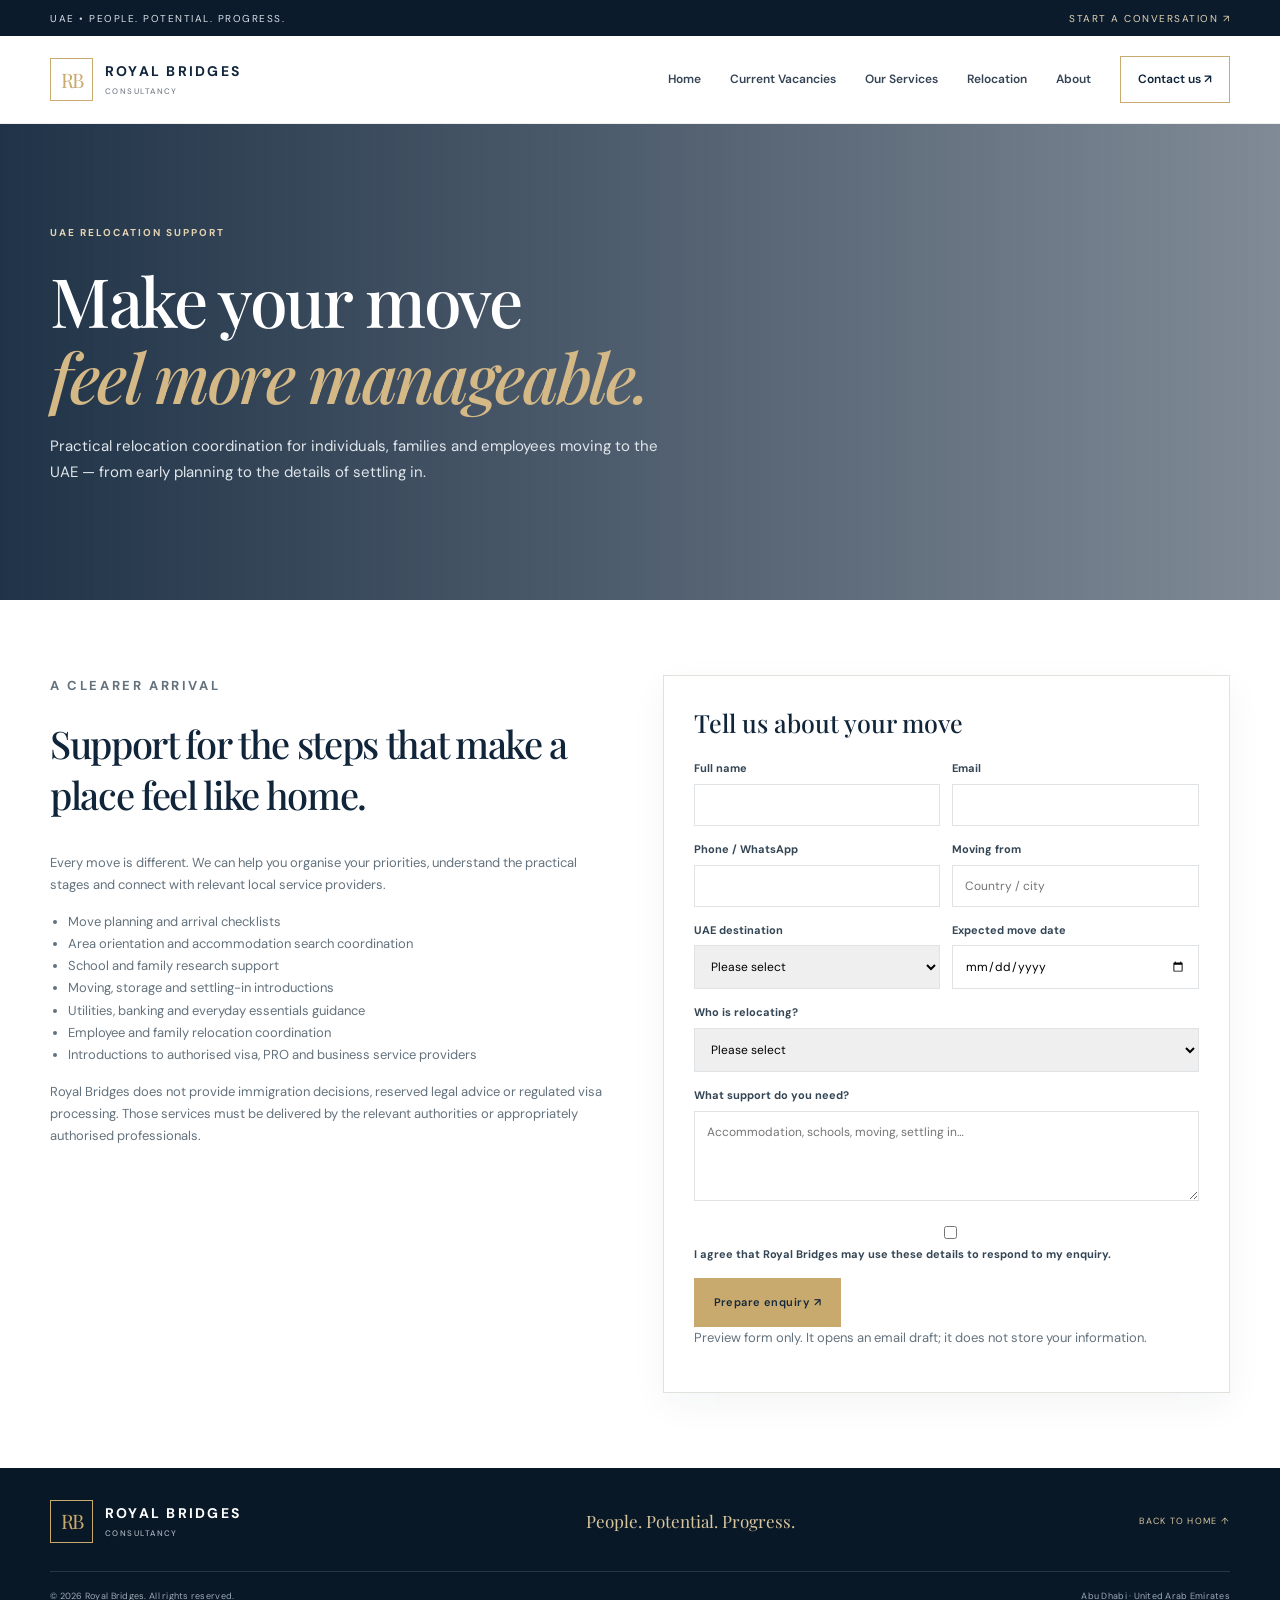
<file: relocation.html>
<!doctype html>
<html lang="en"><head><meta charset="utf-8"><meta name="viewport" content="width=device-width,initial-scale=1"><meta name="description" content="Relocation planning and settling-in coordination for individuals, families and employees moving to the UAE."><title>UAE Relocation Support | Royal Bridges Consultancy</title><link rel="preconnect" href="https://fonts.googleapis.com"><link href="https://fonts.googleapis.com/css2?family=DM+Sans:wght@400;500;600;700&family=Playfair+Display:wght@500;600;700&display=swap" rel="stylesheet"><link rel="stylesheet" href="styles.css"><style>
.relocation-hero{background:linear-gradient(90deg,#10243aee,#10243a88),url('https://images.unsplash.com/photo-1512453979798-5ea266f8880c?auto=format&fit=crop&w=1900&q=85') center/cover;padding:100px 0;color:#fff}.relocation-hero h1{font:500 clamp(42px,5.5vw,68px)/1.12 'Playfair Display',serif;margin:0 0 20px}.relocation-hero h1 em{color:#d4b987}.relocation-hero p:not(.eyebrow){max-width:620px;color:#e0e6eb}.relocation-content{padding:75px 0}.relocation-grid{display:grid;grid-template-columns:1fr 1fr;gap:45px}.relocation-grid h2{font:500 38px 'Playfair Display';color:#10243a}.relocation-grid p,.relocation-grid li{font-size:13px;color:#64727d}.relocation-list{padding-left:18px}.relocation-form{background:#fff;border:1px solid #e3e1dc;padding:30px;box-shadow:0 12px 35px #10243a0c}.relocation-form h3{font:500 25px 'Playfair Display';color:#10243a;margin:0 0 20px}.relocation-form label{display:block;font-size:11px;font-weight:700;margin:0 0 14px;color:#344655}.relocation-form input,.relocation-form select,.relocation-form textarea{width:100%;padding:12px;margin-top:6px;border:1px solid #dfe3e5;font:12px 'DM Sans',sans-serif}.relocation-form .form-row{display:grid;grid-template-columns:1fr 1fr;gap:12px}.relocation-note{font-size:10px;color:#8a795e}.relocation-form button{border:0;cursor:pointer}@media(max-width:700px){.relocation-grid{grid-template-columns:1fr}.relocation-form .form-row{grid-template-columns:1fr}.relocation-hero{padding:70px 0}.relocation-content{padding:55px 0}}
</style></head><body>
<div class="topline"><div class="wrap top-inner"><span>UAE • PEOPLE. POTENTIAL. PROGRESS.</span><a href="index.html#contact">Start a conversation ↗</a></div></div>
<header class="site-header"><div class="wrap nav-wrap"><a class="brand" href="index.html"><span class="brand-mark">RB</span><span class="brand-name">ROYAL BRIDGES<small>CONSULTANCY</small></span></a><button class="menu-toggle" aria-label="Open navigation" aria-expanded="false">☰</button><nav class="main-nav"><a href="index.html#home">Home</a><a href="vacancies.html">Current Vacancies</a><a href="index.html#services">Our Services</a><a class="active" href="relocation.html">Relocation</a><a href="index.html#about">About</a><a class="nav-cta" href="index.html#contact">Contact us ↗</a></nav></div></header>
<main><section class="relocation-hero"><div class="wrap"><p class="eyebrow light">UAE RELOCATION SUPPORT</p><h1>Make your move<br><em>feel more manageable.</em></h1><p>Practical relocation coordination for individuals, families and employees moving to the UAE — from early planning to the details of settling in.</p></div></section>
<section class="relocation-content"><div class="wrap relocation-grid"><div><p class="eyebrow">A CLEARER ARRIVAL</p><h2>Support for the steps that make a place feel like home.</h2><p>Every move is different. We can help you organise your priorities, understand the practical stages and connect with relevant local service providers.</p><ul class="relocation-list"><li>Move planning and arrival checklists</li><li>Area orientation and accommodation search coordination</li><li>School and family research support</li><li>Moving, storage and settling-in introductions</li><li>Utilities, banking and everyday essentials guidance</li><li>Employee and family relocation coordination</li><li>Introductions to authorised visa, PRO and business service providers</li></ul><p class="relocation-note">Royal Bridges does not provide immigration decisions, reserved legal advice or regulated visa processing. Those services must be delivered by the relevant authorities or appropriately authorised professionals.</p></div>
<form class="relocation-form" id="relocationEnquiry"><h3>Tell us about your move</h3><div class="form-row"><label>Full name<input name="name" required></label><label>Email<input name="email" type="email" required></label></div><div class="form-row"><label>Phone / WhatsApp<input name="phone"></label><label>Moving from<input name="origin" placeholder="Country / city"></label></div><div class="form-row"><label>UAE destination<select name="destination"><option value="">Please select</option><option>Abu Dhabi</option><option>Dubai</option><option>Other / undecided</option></select></label><label>Expected move date<input name="date" type="date"></label></div><label>Who is relocating?<select name="household"><option value="">Please select</option><option>Just me</option><option>Couple</option><option>Family</option><option>Employee / business team</option></select></label><label>What support do you need?<textarea name="needs" rows="4" placeholder="Accommodation, schools, moving, settling in…"></textarea></label><label><input type="checkbox" required> I agree that Royal Bridges may use these details to respond to my enquiry.</label><button class="button button-gold" type="submit">Prepare enquiry ↗</button><p class="relocation-note" id="relocationStatus" role="status">Preview form only. It opens an email draft; it does not store your information.</p></form></div></section></main>
<footer class="footer"><div class="wrap footer-top"><a class="brand brand-footer" href="index.html"><span class="brand-mark">RB</span><span class="brand-name">ROYAL BRIDGES<small>CONSULTANCY</small></span></a><p>People. Potential. Progress.</p><a href="index.html" class="back-top">BACK TO HOME ↑</a></div><div class="wrap footer-bottom"><span>© <span id="year"></span> Royal Bridges. All rights reserved.</span><span>Abu Dhabi · United Arab Emirates</span></div></footer><script src="script.js"></script><script>
const relocationForm=document.getElementById('relocationEnquiry');if(relocationForm)relocationForm.addEventListener('submit',e=>{e.preventDefault();if(!relocationForm.reportValidity())return;const d=new FormData(relocationForm);const body=encodeURIComponent([...d.entries()].map(([k,v])=>k+': '+v).join('\n'));document.getElementById('relocationStatus').textContent='Opening your email application. This preview does not store your details.';window.location.href='mailto:info@royalbridges.ae?subject='+encodeURIComponent('Royal Bridges — Relocation enquiry')+'&body='+body;});
</script></body></html>
</file>
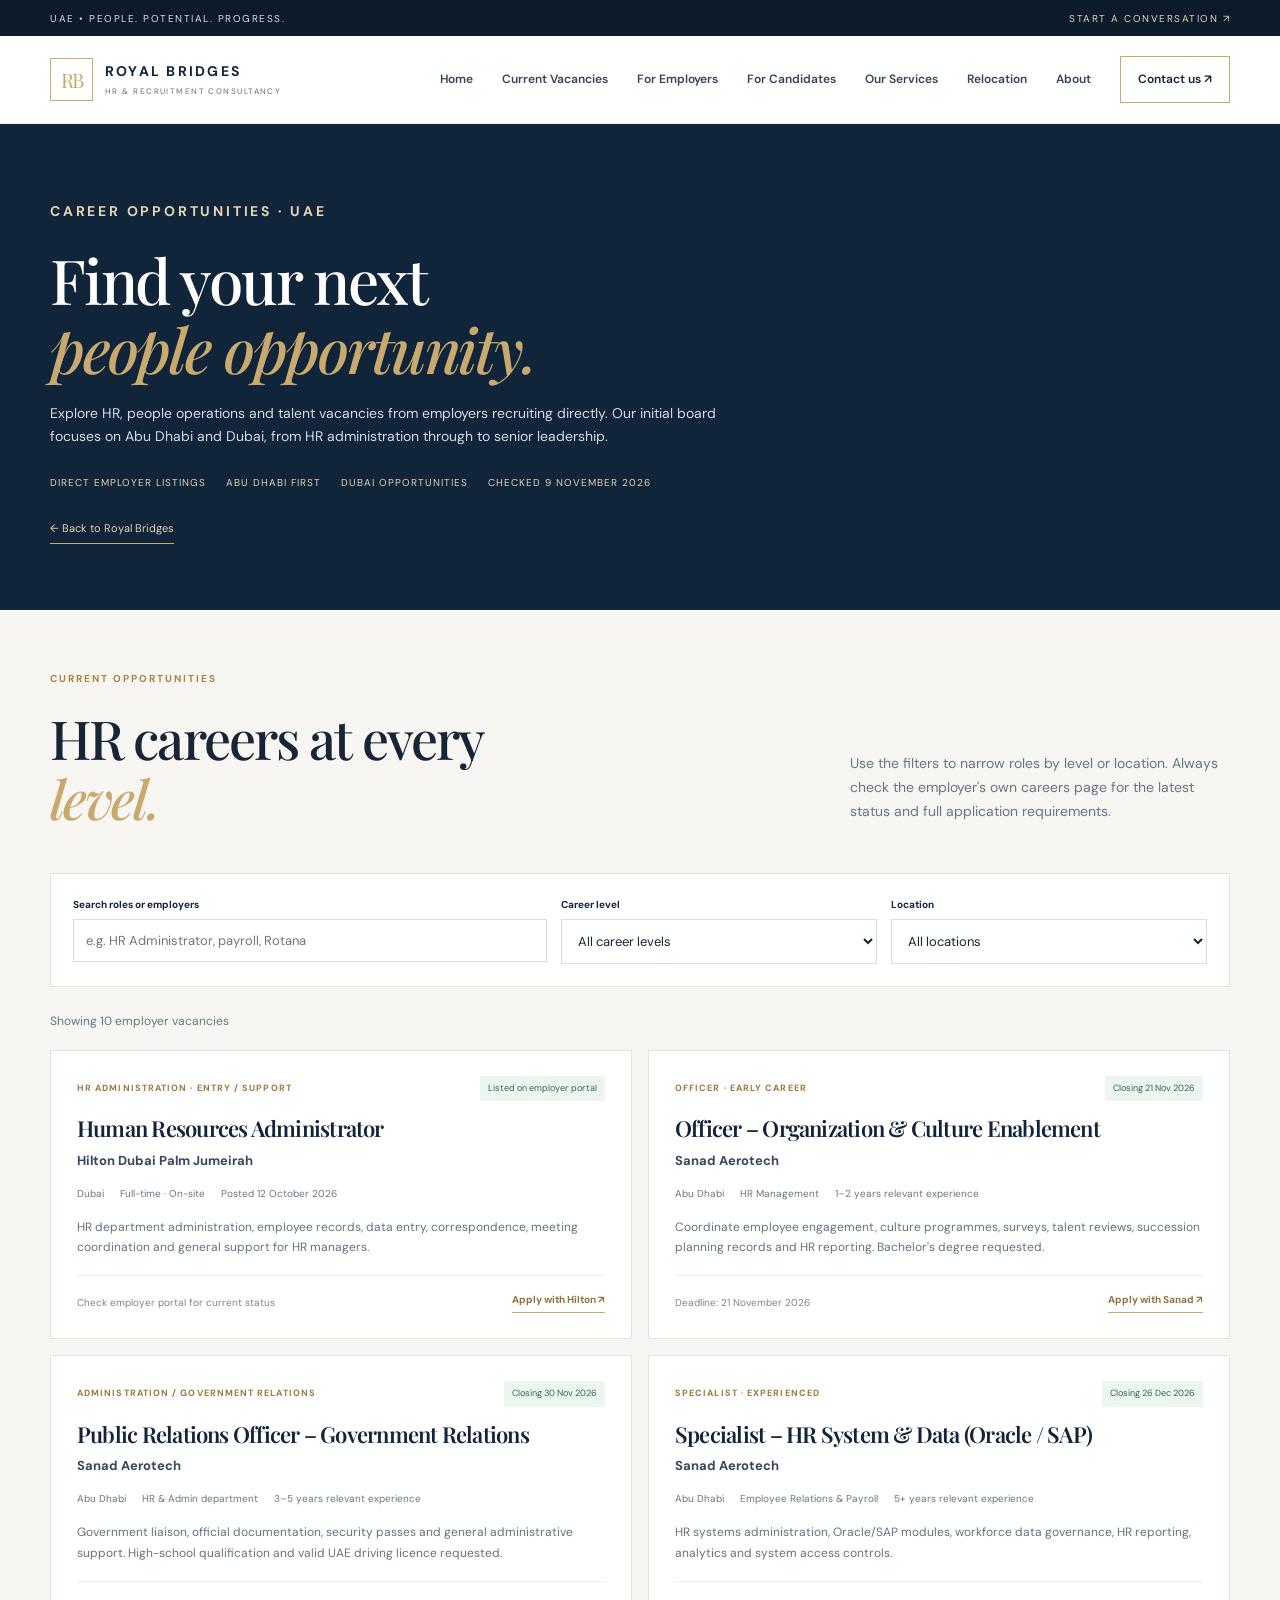
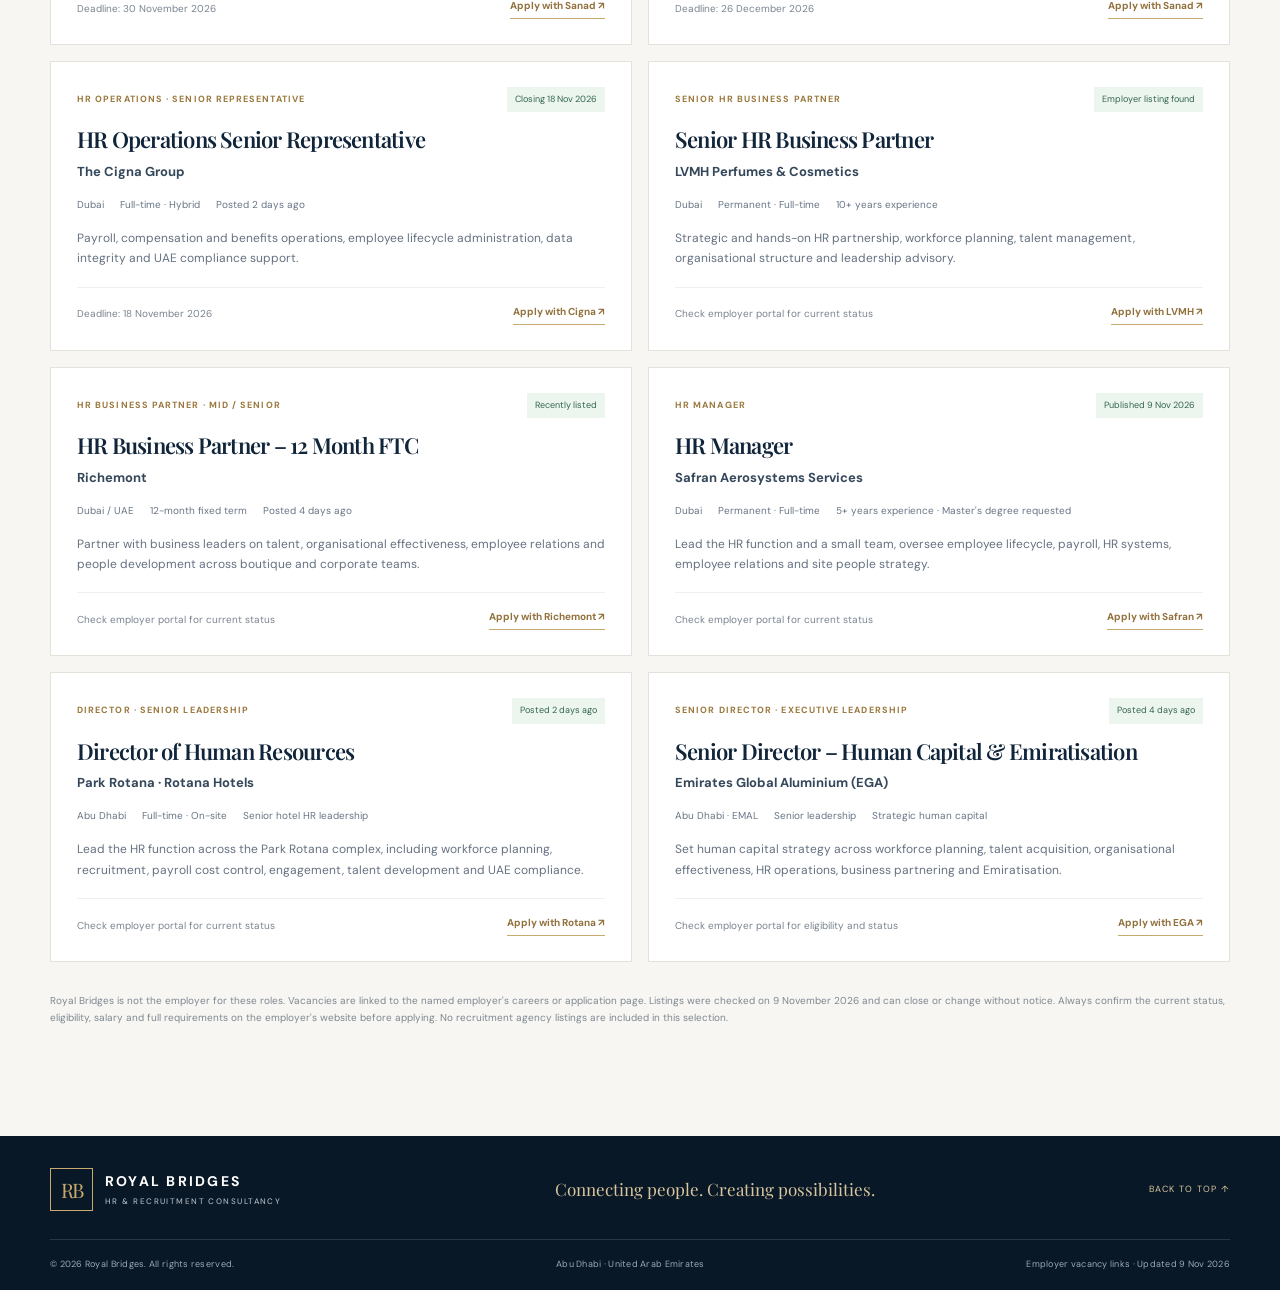
<file: vacancies.html>
<!doctype html>
<html lang="en">
<head>
<meta charset="utf-8"><meta name="viewport" content="width=device-width, initial-scale=1">
<meta name="description" content="Explore current HR and people vacancies in Abu Dhabi and Dubai from direct employers.">
<meta name="theme-color" content="#10243a">
<title>Current HR Vacancies | Royal Bridges Recruitment</title>
<link rel="preconnect" href="https://fonts.googleapis.com"><link rel="preconnect" href="https://fonts.gstatic.com" crossorigin>
<link href="https://fonts.googleapis.com/css2?family=DM+Sans:wght@400;500;600;700&family=Playfair+Display:wght@500;600;700&display=swap" rel="stylesheet">
<link rel="stylesheet" href="styles.css">
</head>
<body>
<div class="topline"><div class="wrap top-inner"><span>UAE • PEOPLE. POTENTIAL. PROGRESS.</span><a href="index.html#contact">Start a conversation ↗</a></div></div>
<header class="site-header"><div class="wrap nav-wrap">
<a class="brand" href="index.html#home"><span class="brand-mark">RB</span><span class="brand-name">ROYAL BRIDGES<small>HR &amp; RECRUITMENT CONSULTANCY</small></span></a>
<button class="menu-toggle" aria-label="Open navigation" aria-expanded="false">☰</button>
<nav class="main-nav" aria-label="Main navigation"><a href="index.html#home">Home</a><a href="vacancies.html">Current Vacancies</a><a href="index.html#employers">For Employers</a><a href="index.html#candidates">For Candidates</a><a href="index.html#services">Our Services</a><a href="relocation.html">Relocation</a><a href="index.html#about">About</a><a class="nav-cta" href="index.html#contact">Contact us ↗</a></nav>
</div></header>
<main>
<section class="vacancies-hero"><div class="wrap"><p class="eyebrow light">CAREER OPPORTUNITIES · UAE</p><h1>Find your next<br><em>people opportunity.</em></h1><p>Explore HR, people operations and talent vacancies from employers recruiting directly. Our initial board focuses on Abu Dhabi and Dubai, from HR administration through to senior leadership.</p><div class="vacancies-meta"><span>Direct employer listings</span><span>Abu Dhabi first</span><span>Dubai opportunities</span><span>Checked 9 November 2026</span></div><a class="jobs-back" href="index.html">← Back to Royal Bridges</a></div></section>
<section class="jobs-area"><div class="wrap">
<div class="section-heading"><div><p class="eyebrow">CURRENT OPPORTUNITIES</p><h2>HR careers at every<br><em>level.</em></h2></div><p>Use the filters to narrow roles by level or location. Always check the employer's own careers page for the latest status and full application requirements.</p></div>
<div class="jobs-toolbar">
<div><label for="jobSearch">Search roles or employers</label><input id="jobSearch" type="search" placeholder="e.g. HR Administrator, payroll, Rotana"></div>
<div><label for="levelFilter">Career level</label><select id="levelFilter"><option value="">All career levels</option><option value="entry">HR Administration / Entry</option><option value="officer">Officer / Specialist</option><option value="manager">Manager / HR Business Partner</option><option value="director">Director / Senior Leadership</option></select></div>
<div><label for="locationFilter">Location</label><select id="locationFilter"><option value="">All locations</option><option value="abu dhabi">Abu Dhabi</option><option value="dubai">Dubai</option></select></div>
</div>
<p class="jobs-count" id="jobsCount" aria-live="polite">Showing 10 employer vacancies</p>
<div class="job-grid" id="jobGrid">
<article class="job-card" data-level="entry" data-location="dubai" data-search="human resources administrator hilton dubai palm jumeirah admin onboarding employee records">
<div class="job-topline"><span class="job-level">HR Administration · Entry / Support</span><span class="job-status">Listed on employer portal</span></div><h2>Human Resources Administrator</h2><p class="job-company">Hilton Dubai Palm Jumeirah</p><div class="job-facts"><span>Dubai</span><span>Full-time · On-site</span><span>Posted 12 October 2026</span></div><p class="job-summary">HR department administration, employee records, data entry, correspondence, meeting coordination and general support for HR managers.</p><div class="job-footer"><span class="job-deadline">Check employer portal for current status</span><a class="job-apply" href="https://efet.fa.us2.oraclecloud.com/hcmUI/CandidateExperience/en/sites/CX_1009/job/226938" target="_blank" rel="noopener">Apply with Hilton ↗</a></div>
</article>
<article class="job-card" data-level="officer" data-location="abu dhabi" data-search="officer organization culture enablement sanad aerotech hr management employee engagement talent">
<div class="job-topline"><span class="job-level">Officer · Early career</span><span class="job-status">Closing 21 Nov 2026</span></div><h2>Officer – Organization &amp; Culture Enablement</h2><p class="job-company">Sanad Aerotech</p><div class="job-facts"><span>Abu Dhabi</span><span>HR Management</span><span>1–2 years relevant experience</span></div><p class="job-summary">Coordinate employee engagement, culture programmes, surveys, talent reviews, succession planning records and HR reporting. Bachelor's degree requested.</p><div class="job-footer"><span class="job-deadline">Deadline: 21 November 2026</span><a class="job-apply" href="https://careers.sanad.ae/vacancy/176446" target="_blank" rel="noopener">Apply with Sanad ↗</a></div>
</article>
<article class="job-card" data-level="officer" data-location="abu dhabi" data-search="public relations officer government relations sanad aerotech hr admin pro">
<div class="job-topline"><span class="job-level">Administration / Government Relations</span><span class="job-status">Closing 30 Nov 2026</span></div><h2>Public Relations Officer – Government Relations</h2><p class="job-company">Sanad Aerotech</p><div class="job-facts"><span>Abu Dhabi</span><span>HR &amp; Admin department</span><span>3–5 years relevant experience</span></div><p class="job-summary">Government liaison, official documentation, security passes and general administrative support. High-school qualification and valid UAE driving licence requested.</p><div class="job-footer"><span class="job-deadline">Deadline: 30 November 2026</span><a class="job-apply" href="https://careers.sanad.ae/vacancy/176238" target="_blank" rel="noopener">Apply with Sanad ↗</a></div>
</article>
<article class="job-card" data-level="officer" data-location="abu dhabi" data-search="specialist hr system data oracle sap sanad aerotech payroll employee relations">
<div class="job-topline"><span class="job-level">Specialist · Experienced</span><span class="job-status">Closing 26 Dec 2026</span></div><h2>Specialist – HR System &amp; Data (Oracle / SAP)</h2><p class="job-company">Sanad Aerotech</p><div class="job-facts"><span>Abu Dhabi</span><span>Employee Relations &amp; Payroll</span><span>5+ years relevant experience</span></div><p class="job-summary">HR systems administration, Oracle/SAP modules, workforce data governance, HR reporting, analytics and system access controls.</p><div class="job-footer"><span class="job-deadline">Deadline: 26 December 2026</span><a class="job-apply" href="https://careers.sanad.ae/vacancy/176235" target="_blank" rel="noopener">Apply with Sanad ↗</a></div>
</article>
<article class="job-card" data-level="officer" data-location="dubai" data-search="hr operations senior representative cigna dubai payroll benefits employee lifecycle hybrid">
<div class="job-topline"><span class="job-level">HR Operations · Senior Representative</span><span class="job-status">Closing 18 Nov 2026</span></div><h2>HR Operations Senior Representative</h2><p class="job-company">The Cigna Group</p><div class="job-facts"><span>Dubai</span><span>Full-time · Hybrid</span><span>Posted 2 days ago</span></div><p class="job-summary">Payroll, compensation and benefits operations, employee lifecycle administration, data integrity and UAE compliance support.</p><div class="job-footer"><span class="job-deadline">Deadline: 18 November 2026</span><a class="job-apply" href="https://cigna.wd5.myworkdayjobs.com/en-US/cignacareers/job/UAE-Dubai---Nas-Neuron/HR-Operations-Senior-Representative_26013535" target="_blank" rel="noopener">Apply with Cigna ↗</a></div>
</article>
<article class="job-card" data-level="manager" data-location="dubai" data-search="senior hr business partner lvmh perfumes cosmetics dubai">
<div class="job-topline"><span class="job-level">Senior HR Business Partner</span><span class="job-status">Employer listing found</span></div><h2>Senior HR Business Partner</h2><p class="job-company">LVMH Perfumes &amp; Cosmetics</p><div class="job-facts"><span>Dubai</span><span>Permanent · Full-time</span><span>10+ years experience</span></div><p class="job-summary">Strategic and hands-on HR partnership, workforce planning, talent management, organisational structure and leadership advisory.</p><div class="job-footer"><span class="job-deadline">Check employer portal for current status</span><a class="job-apply" href="https://www.lvmh.com/en/join-us/our-job-offers/PCD22360" target="_blank" rel="noopener">Apply with LVMH ↗</a></div>
</article>
<article class="job-card" data-level="manager" data-location="dubai" data-search="hr business partner richemont dubai 12 month fixed term">
<div class="job-topline"><span class="job-level">HR Business Partner · Mid / Senior</span><span class="job-status">Recently listed</span></div><h2>HR Business Partner – 12 Month FTC</h2><p class="job-company">Richemont</p><div class="job-facts"><span>Dubai / UAE</span><span>12-month fixed term</span><span>Posted 4 days ago</span></div><p class="job-summary">Partner with business leaders on talent, organisational effectiveness, employee relations and people development across boutique and corporate teams.</p><div class="job-footer"><span class="job-deadline">Check employer portal for current status</span><a class="job-apply" href="https://careers.richemont.com/en/jobs/jr135428/hr-business-partner-12-months-ftc/" target="_blank" rel="noopener">Apply with Richemont ↗</a></div>
</article>
<article class="job-card" data-level="manager" data-location="dubai" data-search="hr manager safran aerosystems services dubai">
<div class="job-topline"><span class="job-level">HR Manager</span><span class="job-status">Published 9 Nov 2026</span></div><h2>HR Manager</h2><p class="job-company">Safran Aerosystems Services</p><div class="job-facts"><span>Dubai</span><span>Permanent · Full-time</span><span>5+ years experience · Master's degree requested</span></div><p class="job-summary">Lead the HR function and a small team, oversee employee lifecycle, payroll, HR systems, employee relations and site people strategy.</p><div class="job-footer"><span class="job-deadline">Check employer portal for current status</span><a class="job-apply" href="https://www.safran-group.com/jobs/united-arab-emirates/dubai/hr-manager-190288" target="_blank" rel="noopener">Apply with Safran ↗</a></div>
</article>
<article class="job-card" data-level="director" data-location="abu dhabi" data-search="director human resources rotana park rotana abu dhabi">
<div class="job-topline"><span class="job-level">Director · Senior Leadership</span><span class="job-status">Posted 2 days ago</span></div><h2>Director of Human Resources</h2><p class="job-company">Park Rotana · Rotana Hotels</p><div class="job-facts"><span>Abu Dhabi</span><span>Full-time · On-site</span><span>Senior hotel HR leadership</span></div><p class="job-summary">Lead the HR function across the Park Rotana complex, including workforce planning, recruitment, payroll cost control, engagement, talent development and UAE compliance.</p><div class="job-footer"><span class="job-deadline">Check employer portal for current status</span><a class="job-apply" href="https://jobs.workable.com/view/t8n3fKUdJtQvi3L1X8yhho/director-of-human-resources-in-abu-dhabi-at-rotana-hotels" target="_blank" rel="noopener">Apply with Rotana ↗</a></div>
</article>
<article class="job-card" data-level="director" data-location="abu dhabi" data-search="senior director human capital emiratization ega emirates global aluminium">
<div class="job-topline"><span class="job-level">Senior Director · Executive Leadership</span><span class="job-status">Posted 4 days ago</span></div><h2>Senior Director – Human Capital &amp; Emiratisation</h2><p class="job-company">Emirates Global Aluminium (EGA)</p><div class="job-facts"><span>Abu Dhabi · EMAL</span><span>Senior leadership</span><span>Strategic human capital</span></div><p class="job-summary">Set human capital strategy across workforce planning, talent acquisition, organisational effectiveness, HR operations, business partnering and Emiratisation.</p><div class="job-footer"><span class="job-deadline">Check employer portal for eligibility and status</span><a class="job-apply" href="https://careers.ega.ae/job/Abu-Dhabi-Snr-Director-HC-%26-Emiratizat_/1454677533/" target="_blank" rel="noopener">Apply with EGA ↗</a></div>
</article>
</div>
<p class="job-source-note">Royal Bridges is not the employer for these roles. Vacancies are linked to the named employer's careers or application page. Listings were checked on 9 November 2026 and can close or change without notice. Always confirm the current status, eligibility, salary and full requirements on the employer's website before applying. No recruitment agency listings are included in this selection.</p>
</div></section>
</main>
<footer class="footer"><div class="wrap footer-top"><a class="brand brand-footer" href="index.html"><span class="brand-mark">RB</span><span class="brand-name">ROYAL BRIDGES<small>HR &amp; RECRUITMENT CONSULTANCY</small></span></a><p>Connecting people. Creating possibilities.</p><a href="#" class="back-top">BACK TO TOP ↑</a></div><div class="wrap footer-bottom"><span>© 2026 Royal Bridges. All rights reserved.</span><span>Abu Dhabi · United Arab Emirates</span><span>Employer vacancy links · Updated 9 Nov 2026</span></div></footer>
<script src="jobs.js"></script>
</body></html>
</file>
<file: styles.css>
:root{--navy:#10243a;--navy2:#18344f;--gold:#c8a96e;--gold-light:#e4d4b3;--ink:#172536;--muted:#687585;--paper:#f7f6f2;--white:#fff;--line:#e5e2db;--serif:"Playfair Display",Georgia,serif;--sans:"DM Sans",Arial,sans-serif}*{box-sizing:border-box}html{scroll-behavior:smooth;scroll-padding-top:90px}body{margin:0;color:var(--ink);font-family:var(--sans);font-size:15px;line-height:1.7;background:#fff}a{color:inherit;text-decoration:none}.wrap{width:min(1180px,calc(100% - 48px));margin:auto}.topline{background:#0b1b2c;color:#d9e0e6;font-size:10px;letter-spacing:.15em;text-transform:uppercase}.top-inner{height:36px;display:flex;align-items:center;justify-content:space-between}.top-inner a{color:var(--gold-light)}.site-header{height:88px;background:#fff;position:sticky;top:0;z-index:20;border-bottom:1px solid #eee}.nav-wrap{height:100%;display:flex;align-items:center;justify-content:space-between}.brand{display:flex;align-items:center;gap:12px;color:var(--navy)}.brand-mark{width:43px;height:43px;border:1px solid var(--gold);display:grid;place-items:center;font-family:var(--serif);font-size:20px;color:var(--gold);letter-spacing:-.08em}.brand-name{font-size:14px;letter-spacing:.16em;font-weight:700;line-height:1.25}.brand-name small{display:block;font-size:8px;letter-spacing:.18em;font-weight:500;margin-top:5px;color:#78818a}.main-nav{display:flex;align-items:center;gap:29px;font-size:12px;font-weight:600;color:#354354}.main-nav>a:not(.nav-cta):hover{color:#a78345}.nav-cta{padding:12px 17px;border:1px solid var(--gold);color:var(--navy)}.nav-cta span,.button span{margin-left:10px}.menu-toggle{display:none;background:none;border:0;font-size:25px;color:var(--navy)}.hero{height:650px;position:relative;display:flex;align-items:center;overflow:hidden;background:var(--navy);color:#fff}.hero-image{position:absolute;inset:0;background:url("https://images.unsplash.com/photo-1497366754035-f200968a6e72?auto=format&fit=crop&w=2000&q=90") center 48%/cover;opacity:.72}.hero-shade{position:absolute;inset:0;background:linear-gradient(90deg,rgba(8,24,41,.94) 0%,rgba(8,24,41,.78) 48%,rgba(8,24,41,.2) 100%)}.hero-content{position:relative;z-index:1;padding-top:12px}.eyebrow{font-size:10px;letter-spacing:.2em;font-weight:700;color:#a78345;margin:0 0 21px}.eyebrow.light{color:var(--gold-light)}h1,h2,h3,p{margin-top:0}h1,h2{font-family:var(--serif);font-weight:500;letter-spacing:-.035em;line-height:1.12}h1{font-size:clamp(48px,6vw,76px);margin-bottom:22px}h1 em,h2 em{color:var(--gold);font-weight:500}.hero-copy{max-width:510px;color:#e1e6eb;font-size:16px;line-height:1.8;margin-bottom:32px}.hero-actions{display:flex;gap:13px;flex-wrap:wrap}.button{min-height:49px;padding:13px 20px;display:inline-flex;align-items:center;justify-content:center;font:600 11px var(--sans);letter-spacing:.04em;border:1px solid transparent;cursor:pointer;transition:.2s}.button-gold{background:var(--gold);color:#14283b}.button-gold:hover{background:#ddc28f}.button-outline{border-color:rgba(255,255,255,.65);color:#fff}.button-outline:hover{background:#fff;color:var(--navy)}.hero-note{display:flex;align-items:center;gap:12px;margin-top:70px;font-size:11px;color:#d2d9df;letter-spacing:.06em}.gold-line{width:36px;height:1px;background:var(--gold)}.hero-index{position:absolute;right:max(24px,calc((100vw - 1180px)/2));bottom:35px;color:#dce2e7;font-size:10px;letter-spacing:.15em}.hero-index span{color:var(--gold)}.section-pad{padding:105px 0}.intro{background:var(--paper)}.intro-grid{display:grid;grid-template-columns:1fr 1fr;gap:100px;align-items:start}.intro h2,.section-heading h2,.about h2,.contact h2{font-size:clamp(38px,4.2vw,54px);margin:0}.intro-copy{padding-top:31px;max-width:520px}.large-copy{font-family:var(--serif);font-size:22px;line-height:1.55;color:var(--navy)}.intro-copy>p:not(.large-copy){color:var(--muted);font-size:14px}.text-link{display:inline-block;margin-top:13px;color:#9a783f;font-weight:700;font-size:11px;letter-spacing:.04em;border-bottom:1px solid var(--gold);padding-bottom:7px}.text-link span{margin-left:12px}.section-heading{display:flex;justify-content:space-between;align-items:end;gap:50px;margin-bottom:45px}.section-heading>p{max-width:380px;color:var(--muted);font-size:14px;margin:0 0 5px}.pathways{background:#fff}.path-grid{display:grid;grid-template-columns:1fr 1fr;gap:18px}.path-card{min-height:410px;padding:34px 38px;display:flex;flex-direction:column;justify-content:space-between}.employer-card{background:var(--navy);color:#fff}.candidate-card{background:#eeeae1;color:var(--navy)}.card-number{font-size:10px;letter-spacing:.17em;color:var(--gold-light)}.candidate-card .card-number{color:#9b7b47}.path-card h3{font:500 34px/1.2 var(--serif);margin:0 0 14px}.path-card p{max-width:370px;font-size:13px;opacity:.78;margin-bottom:24px}.button-light{background:#fff;color:var(--navy)}.button-dark{background:var(--navy);color:#fff}.button-light:hover,.button-dark:hover{transform:translateY(-2px)}.services{background:var(--paper)}.service-grid{display:grid;grid-template-columns:1fr 1fr;border-top:1px solid var(--line)}.service-item{display:grid;grid-template-columns:42px 1fr 20px;gap:16px;padding:25px 16px 25px 0;border-bottom:1px solid var(--line);align-items:start}.service-item:nth-child(odd){margin-right:38px}.service-item:nth-child(even){padding-left:28px;border-left:1px solid var(--line)}.service-no{font-size:10px;color:#a78345;padding-top:5px}.service-item h3{font:600 17px var(--serif);margin:0 0 7px;color:var(--navy)}.service-item p{font-size:12px;color:var(--muted);margin:0;max-width:390px}.service-arrow{color:#a78345}.service-footnote{font-size:10px;color:#858b91;margin:22px 0 0}.statement{background:var(--navy);color:#fff;padding:100px 0;text-align:center;position:relative;overflow:hidden}.statement:before,.statement:after{content:"";position:absolute;width:340px;height:340px;border:1px solid rgba(200,169,110,.18);border-radius:50%;top:-220px;left:-100px}.statement:after{left:auto;right:-140px;top:auto;bottom:-250px;width:470px;height:470px}.statement-inner{position:relative;z-index:1}.statement h2{font-size:clamp(38px,5vw,58px);margin:0 auto 20px}.statement p:last-child{color:#c6d0d8;font-size:13px;margin:0}.about-grid{display:grid;grid-template-columns:1fr 1fr;gap:85px;align-items:center}.about-photo{position:relative}.about-photo img{width:100%;height:480px;object-fit:cover;display:block}.photo-caption{position:absolute;left:0;bottom:0;background:var(--gold);padding:13px 18px;color:var(--navy);font-size:9px;letter-spacing:.15em;font-weight:700}.about-copy>p:not(.eyebrow){font-size:13px;color:var(--muted);margin:22px 0}.values{display:flex;gap:26px;border-top:1px solid var(--line);padding-top:23px;margin-top:29px}.values div{display:flex;flex-direction:column;gap:5px}.values b{font-size:10px;color:#a78345}.values span{font-size:11px;font-weight:700;color:var(--navy)}.contact{background:#0d2033;color:#fff}.contact-grid{display:grid;grid-template-columns:.9fr 1.1fr;gap:100px;align-items:start}.contact h2{margin-bottom:24px}.contact-copy>p:not(.eyebrow){color:#c5cfd8;font-size:13px;max-width:400px}.contact-detail{margin-top:25px}.contact-detail span{display:block;color:var(--gold-light);font-size:9px;letter-spacing:.16em;margin-bottom:4px}.contact-detail a,.contact-detail p{font-size:13px;color:#fff;margin:0}.enquiry-form{background:#fff;color:var(--navy);padding:38px 40px}.enquiry-form h3{font:500 29px var(--serif);margin:0 0 4px}.form-intro{font-size:12px;color:var(--muted);margin-bottom:25px}.enquiry-form label{display:block;font-size:10px;font-weight:700;margin:14px 0 6px}.enquiry-form input,.enquiry-form select,.enquiry-form textarea{width:100%;border:1px solid #dcdfe2;background:#fff;padding:12px;font:13px var(--sans);color:var(--ink);border-radius:0;outline:none}.enquiry-form input:focus,.enquiry-form select:focus,.enquiry-form textarea:focus{border-color:var(--gold)}.form-row{display:grid;grid-template-columns:1fr 1fr;gap:14px}.consent{display:flex!important;align-items:flex-start;gap:9px;font-weight:400!important;color:var(--muted);line-height:1.5}.consent input{width:14px;margin-top:2px}.submit-button{width:100%;margin-top:10px}.form-note,.form-status{font-size:10px;color:#7d8791;margin:12px 0 0}.form-status{color:#8b6d3e;font-weight:700}.footer{background:#091827;color:#d5dce2;padding:32px 0 18px}.footer-top{display:flex;align-items:center;justify-content:space-between;padding-bottom:28px;border-bottom:1px solid rgba(255,255,255,.13)}.brand-footer{color:#fff}.brand-footer .brand-name small{color:#aab4be}.footer-top>p{font-family:var(--serif);font-size:17px;color:#d9c69f;margin:0}.back-top{font-size:9px;letter-spacing:.14em;color:#d9c69f}.footer-bottom{display:flex;justify-content:space-between;gap:15px;padding-top:17px;font-size:9px;color:#9da9b4;letter-spacing:.03em}@media(max-width:900px){.main-nav{gap:15px}.main-nav a{font-size:11px}.intro-grid,.about-grid{gap:45px}.contact-grid{gap:45px}}@media(max-width:720px){.wrap{width:min(100% - 34px,1180px)}.top-inner{font-size:8px}.site-header{height:75px}.brand-mark{width:38px;height:38px}.brand-name{font-size:12px}.menu-toggle{display:block}.main-nav{display:none;position:absolute;top:75px;left:0;right:0;background:#fff;padding:18px 24px 25px;box-shadow:0 15px 25px #0b1b2c18;flex-direction:column;align-items:stretch;gap:0}.main-nav.open{display:flex}.main-nav a{padding:12px 0;border-bottom:1px solid #eee;font-size:13px}.main-nav .nav-cta{margin-top:12px;padding:12px}.hero{height:610px}.hero-shade{background:linear-gradient(90deg,rgba(8,24,41,.94),rgba(8,24,41,.62))}.hero-note{margin-top:48px}.section-pad{padding:72px 0}.intro-grid,.about-grid,.contact-grid{grid-template-columns:1fr;gap:25px}.intro-copy{padding-top:0}.section-heading{display:block}.section-heading>p{margin-top:20px}.path-grid{grid-template-columns:1fr}.path-card{min-height:350px;padding:27px}.service-grid{grid-template-columns:1fr}.service-item:nth-child(odd){margin-right:0}.service-item:nth-child(even){padding-left:0;border-left:0}.about-photo img{height:340px}.values{gap:16px}.enquiry-form{padding:27px 22px}.footer-top{align-items:flex-start;gap:20px;flex-wrap:wrap}.footer-top>p{order:3;width:100%}.footer-bottom{flex-direction:column;gap:5px}.form-row{grid-template-columns:1fr;gap:0}}@media(prefers-reduced-motion:reduce){html{scroll-behavior:auto}*{transition:none!important}}
/* Current vacancies page */
.vacancies-hero{background:var(--navy);color:#fff;padding:76px 0 66px}.vacancies-hero h1{font-size:clamp(42px,5vw,62px);margin:0 0 18px}.vacancies-hero p{color:#d3dbe2;max-width:690px;font-size:14px}.vacancies-meta{display:flex;gap:20px;flex-wrap:wrap;color:var(--gold-light);font-size:10px;letter-spacing:.1em;text-transform:uppercase;margin-top:25px}.jobs-area{background:var(--paper);padding:60px 0 100px}.jobs-toolbar{background:#fff;border:1px solid var(--line);padding:22px;display:grid;grid-template-columns:1.5fr 1fr 1fr;gap:14px;margin-bottom:24px}.jobs-toolbar label{font-size:10px;font-weight:700;color:var(--navy);display:block;margin-bottom:6px}.jobs-toolbar input,.jobs-toolbar select{width:100%;padding:12px;border:1px solid #d9dde1;background:#fff;font:13px var(--sans);color:var(--ink)}.jobs-count{font-size:12px;color:var(--muted);margin:0 0 18px}.job-grid{display:grid;grid-template-columns:1fr 1fr;gap:16px}.job-card{background:#fff;border:1px solid var(--line);padding:25px 26px;display:flex;flex-direction:column;min-height:280px;transition:box-shadow .2s,transform .2s}.job-card:hover{box-shadow:0 12px 28px #12263b12;transform:translateY(-2px)}.job-topline{display:flex;align-items:center;justify-content:space-between;gap:10px;margin-bottom:14px}.job-level{font-size:9px;letter-spacing:.12em;text-transform:uppercase;color:#9b783e;font-weight:700}.job-status{font-size:9px;color:#32664d;background:#edf5ef;padding:5px 8px;white-space:nowrap}.job-card h2{font:600 22px/1.25 var(--serif);color:var(--navy);margin:0 0 7px}.job-company{font-size:13px;font-weight:700;color:#35475a;margin:0 0 13px}.job-facts{display:flex;gap:8px 16px;flex-wrap:wrap;font-size:10px;color:var(--muted);margin-bottom:15px}.job-summary{font-size:12px;color:#657181;line-height:1.7;margin:0 0 18px}.job-footer{display:flex;align-items:center;justify-content:space-between;gap:10px;margin-top:auto;padding-top:15px;border-top:1px solid #edf0f2}.job-deadline{font-size:10px;color:#7a8490}.job-apply{font-size:10px;font-weight:700;color:#92713d;border-bottom:1px solid var(--gold);padding-bottom:4px;white-space:nowrap}.job-source-note{font-size:10px;color:#7d8791;margin-top:30px;line-height:1.7}.job-empty{grid-column:1/-1;background:#fff;padding:35px;text-align:center;color:var(--muted);border:1px solid var(--line)}.jobs-back{display:inline-block;margin-top:28px;color:var(--gold-light);font-size:11px;border-bottom:1px solid var(--gold);padding-bottom:5px}.hero-jobs-link{align-self:center;color:var(--gold-light);font-size:11px;font-weight:600;border-bottom:1px solid var(--gold);padding-bottom:5px;margin-left:7px}
@media(max-width:720px){.jobs-toolbar,.job-grid{grid-template-columns:1fr}.jobs-toolbar{padding:16px}.job-card{padding:21px}.hero-jobs-link{width:100%;margin:12px 0 0}.hero-actions{align-items:flex-start}}
</file>
